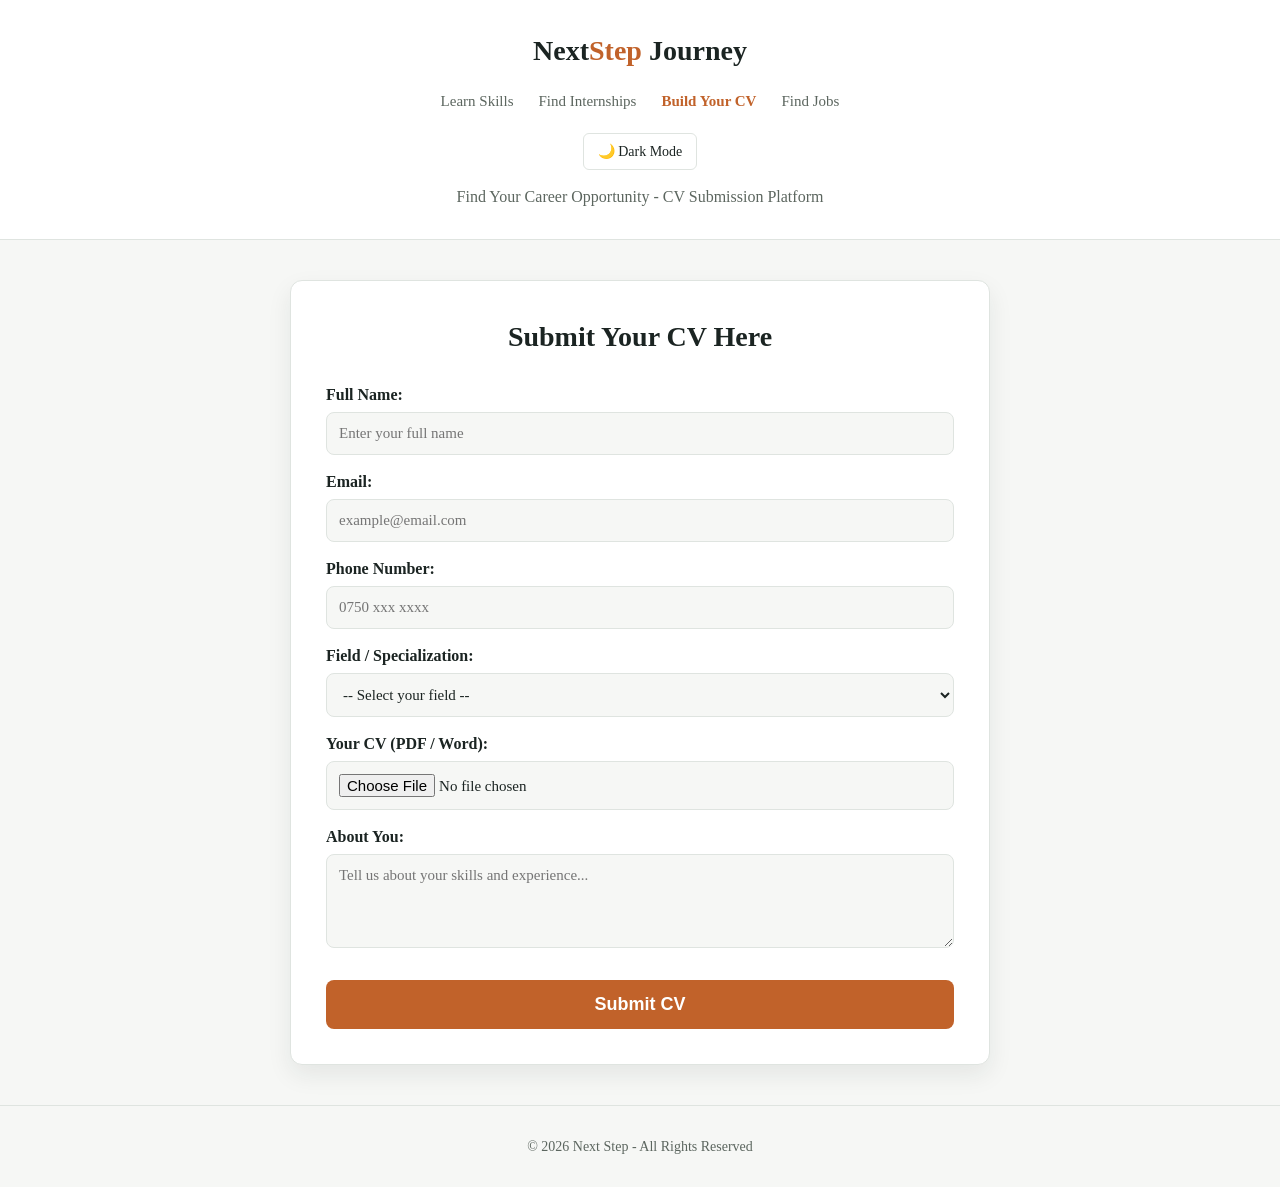
<file: cv.html>
<!DOCTYPE html>
<html lang="en" dir="ltr">
<head>
    <meta charset="UTF-8">
    <meta name="viewport" content="width=device-width, initial-scale=1.0, viewport-fit=cover">
    <title>Next Step - Submit Your CV</title>

    <style>
        * {
            margin: 0;
            padding: 0;
            box-sizing: border-box;
        }

        body {
            background-color: #f6f7f5;
            color: #1b2422;
            font-family: Georgia, serif;
            line-height: 1.5;
            transition: 0.3s;
        }

        a {
            text-decoration: none;
            color: inherit;
        }

        /* =========================
           HEADER
        ========================= */

        .header {
            background-color: white;
            border-bottom: 1px solid #dfe4e0;
            padding: 30px 20px;
            text-align: center;
            transition: 0.3s;
        }

        .logo {
            display: inline-block;
            font-family: Georgia, serif;
            font-size: 28px;
            font-weight: bold;
            color: #1b2422;
        }

        .logo span {
            color: #c1622a;
        }

        .header h1 {
            font-family: "Fraunces", Georgia, serif;
            font-size: 32px;
            letter-spacing: 2px;
            color: #1b2422;
        }

        .header h1 span {
            color: #c1622a;
        }

        .header p {
            margin-top: 15px;
            font-size: 16px;
            color: #5c665f;
        }

        .header nav {
            display: flex;
            justify-content: center;
            align-items: center;
            gap: 25px;
            margin-top: 18px;
            flex-wrap: wrap;
        }

        .header nav a {
            color: #5c665f;
            font-size: 15px;
            transition: 0.2s;
        }

        .header nav a:hover {
            color: #1b2422;
        }

        .header nav a.active {
            color: #c1622a;
            font-weight: bold;
        }

        /* =========================
           DARK MODE BUTTON
        ========================= */

        #darkModeBtn {
            margin-top: 20px;
            border: 1px solid #dfe4e0;
            background-color: transparent;
            color: #1b2422;
            padding: 9px 14px;
            border-radius: 6px;
            cursor: pointer;
            font-family: Georgia, serif;
            font-size: 14px;
            transition: 0.3s;
        }

        #darkModeBtn:hover {
            background-color: #f6f7f5;
        }

        /* =========================
           FORM CARD
        ========================= */

        .container {
            max-width: 700px;
            margin: 40px auto;
            background: white;
            padding: 35px;
            border-radius: 12px;
            border: 1px solid #dfe4e0;
            box-shadow: 0 10px 25px rgba(27, 36, 34, 0.08);
            transition: 0.3s;
        }

        h2 {
            text-align: center;
            font-family: "Fraunces", Georgia, serif;
            font-size: 28px;
            color: #1b2422;
            margin-bottom: 25px;
        }

        label {
            display: block;
            margin-top: 15px;
            margin-bottom: 5px;
            font-weight: bold;
            color: #1b2422;
        }

        input,
        select,
        textarea {
            width: 100%;
            padding: 12px;
            border: 1px solid #dfe4e0;
            border-radius: 8px;
            background-color: #f6f7f5;
            color: #1b2422;
            font-size: 15px;
            font-family: Georgia, serif;
            transition: 0.3s;
        }

        input:focus,
        select:focus,
        textarea:focus {
            outline: none;
            border-color: #c1622a;
        }

        /* =========================
           SUBMIT BUTTON
        ========================= */

        .btn {
            width: 100%;
            margin-top: 25px;
            padding: 14px;
            background-color: #c1622a;
            color: white;
            border: none;
            border-radius: 8px;
            font-size: 18px;
            font-weight: bold;
            cursor: pointer;
            transition: 0.3s;
        }

        .btn:hover {
            background-color: #9e4e20;
        }

        /* =========================
           FOOTER
        ========================= */

        .footer {
            text-align: center;
            padding: 30px 0;
            border-top: 1px solid #dfe4e0;
            color: #5c665f;
            font-size: 14px;
            transition: 0.3s;
        }

        /* =========================
           DARK MODE
        ========================= */

        body.dark-mode {
            background-color: #121816;
            color: #f1f3f2;
        }

        body.dark-mode .header {
            background-color: #18211e;
            border-color: #303a36;
        }

        body.dark-mode .logo {
            color: #f1f3f2;
        }

        body.dark-mode .header nav a {
            color: #b7c0bb;
        }

        body.dark-mode .header nav a:hover {
            color: #ffffff;
        }

        body.dark-mode .header nav a.active {
            color: #d8753d;
        }

        body.dark-mode .header p {
            color: #b7c0bb;
        }

        body.dark-mode #darkModeBtn {
            background-color: #29332f;
            color: #f1f3f2;
            border-color: #4a5550;
        }

        body.dark-mode #darkModeBtn:hover {
            background-color: #35413c;
        }

        body.dark-mode .container {
            background-color: #202b27;
            border-color: #39443f;
            box-shadow: 0 10px 25px rgba(0, 0, 0, 0.25);
        }

        body.dark-mode h2 {
            color: #f1f3f2;
        }

        body.dark-mode label {
            color: #f1f3f2;
        }

        body.dark-mode input,
        body.dark-mode select,
        body.dark-mode textarea {
            background-color: #29332f;
            color: #f1f3f2;
            border-color: #39443f;
        }

        body.dark-mode input::placeholder,
        body.dark-mode textarea::placeholder {
            color: #9da8a2;
        }

        body.dark-mode input:focus,
        body.dark-mode select:focus,
        body.dark-mode textarea:focus {
            border-color: #c1622a;
        }

        body.dark-mode .footer {
            border-color: #303a36;
            color: #b7c0bb;
        }

        /* =========================
           MOBILE
        ========================= */

        @media (max-width: 700px) {

            .header {
                padding: 25px 15px;
            }

            .header nav {
                gap: 15px;
            }

            .header nav a {
                font-size: 13px;
            }

            .container {
                margin: 25px 15px;
                padding: 25px 20px;
            }

            h2 {
                font-size: 24px;
            }
        }
    </style>
</head>

<body>

    <!-- =========================
         HEADER
    ========================= -->

    <div class="header">

        <a class="logo" href="index.html">
            Next<span>Step</span> Journey
        </a>

        <nav>
            <a href="skills.html">Learn Skills</a>
            <a href="internships.html">Find Internships</a>
            <a href="cv.html" class="active">Build Your CV</a>
            <a href="jobs.html">Find Jobs</a>
        </nav>

        <button id="darkModeBtn">🌙 Dark Mode</button>

        <p>Find Your Career Opportunity - CV Submission Platform</p>

    </div>


    <!-- =========================
         CV FORM
    ========================= -->

    <div class="container">

        <h2>Submit Your CV Here</h2>

        <form 
            action="https://formsubmit.co/danyabakrr@gmail.com" 
            method="POST" 
            enctype="multipart/form-data"
        >

            <input type="hidden" name="_captcha" value="false">
            <input type="hidden" name="_template" value="table">

            <label>Full Name:</label>
            <input 
                type="text" 
                name="fullname" 
                placeholder="Enter your full name" 
                required
            >

            <label>Email:</label>
            <input 
                type="email" 
                name="email" 
                placeholder="example@email.com" 
                required
            >

            <label>Phone Number:</label>
            <input 
                type="tel" 
                name="phone" 
                placeholder="0750 xxx xxxx" 
                required
            >

            <label>Field / Specialization:</label>

            <select name="field" required>

                <option value="">-- Select your field --</option>
                <option>IT & Computer</option>
                <option>Accounting</option>
                <option>Administration</option>
                <option>Engineering</option>
                <option>Teaching</option>
                <option>Other</option>

            </select>

            <label>Your CV (PDF / Word):</label>

            <input 
                type="file" 
                name="attachment" 
                accept=".pdf,.doc,.docx" 
                required
            >

            <label>About You:</label>

            <textarea 
                name="about" 
                rows="4" 
                placeholder="Tell us about your skills and experience..."
            ></textarea>

            <button type="submit" class="btn">
                Submit CV
            </button>

        </form>

    </div>


    <!-- =========================
         FOOTER
    ========================= -->

    <div class="footer">
        © 2026 Next Step - All Rights Reserved
    </div>


    <!-- =========================
         DARK MODE JAVASCRIPT
    ========================= -->

    <script>

        const darkModeBtn = document.getElementById("darkModeBtn");

        /* Check if dark mode was already selected */
        if (localStorage.getItem("darkMode") === "enabled") {

            document.body.classList.add("dark-mode");

            darkModeBtn.textContent = "☀️ Light Mode";
        }


        /* Dark mode button */
        darkModeBtn.addEventListener("click", function () {

            document.body.classList.toggle("dark-mode");

            if (document.body.classList.contains("dark-mode")) {

                localStorage.setItem("darkMode", "enabled");

                darkModeBtn.textContent = "☀️ Light Mode";

            } else {

                localStorage.setItem("darkMode", "disabled");

                darkModeBtn.textContent = "🌙 Dark Mode";
            }

        });

    </script>

</body>
</html>
</file>
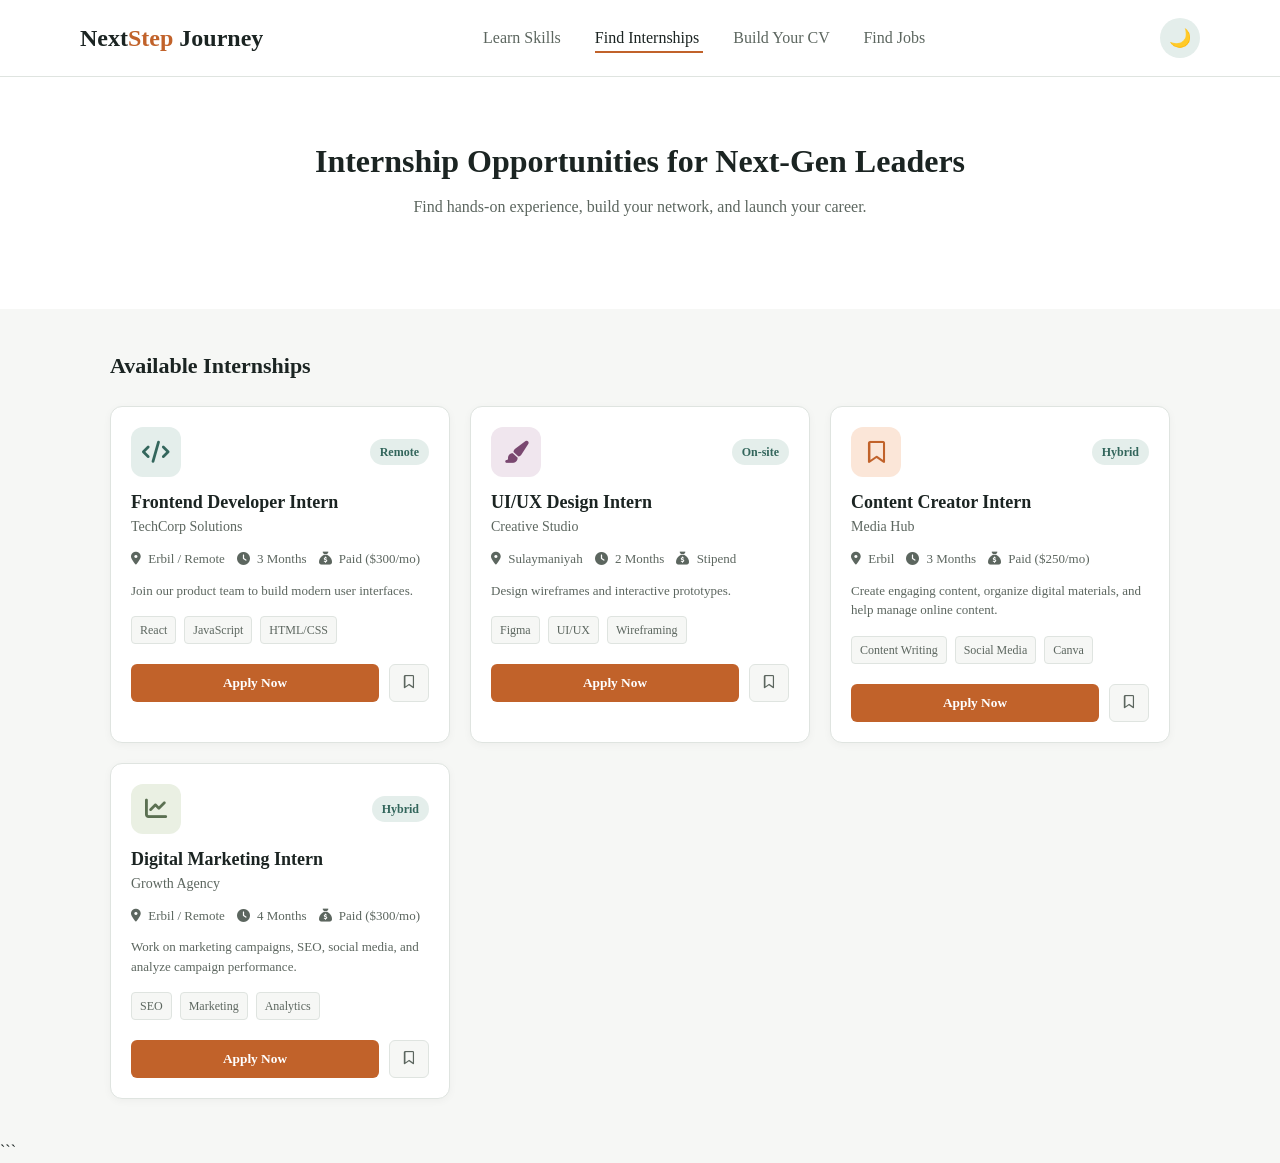
<file: internships.html>
<!DOCTYPE html>
<html lang="en">

<head>
<meta charset="UTF-8">
<meta name="viewport" content="width=device-width, initial-scale=1.0, viewport-fit=cover">

<title>NextStep - Find Internships</title>

<link rel="stylesheet"
      href="https://cdnjs.cloudflare.com/ajax/libs/font-awesome/6.4.0/css/all.min.css">

<style>

* {
  box-sizing: border-box;
  margin: 0;
  padding: 0;
  font-family: Georgia, serif;
}

body {
  background-color: #f6f7f5;
  color: #1b2422;
  line-height: 1.5;
  transition: background-color .3s, color .3s;
}


/* =========================
   NAVBAR
========================= */

.navbar {
  background-color: #fff;
  border-bottom: 1px solid #dfe4e0;
}

.navbar .container {
  width: 90%;
  max-width: 1120px;
  margin: auto;
  padding: 18px 0;
  display: flex;
  justify-content: space-between;
  align-items: center;
}

.logo {
  font-family: Georgia, serif;
  font-size: 24px;
  font-weight: bold;
  color: #1b2422;
  text-decoration: none;
}

.logo span {
  color: #c1622a;
}

.navbar nav a {
  margin: 0 15px;
  text-decoration: none;
  color: #5c665f;
  font-weight: 500;
  transition: .2s;
}

.navbar nav a:hover,
.navbar nav a.active {
  color: #1b2422;
  border-bottom: 2px solid #c1622a;
  padding-bottom: 5px;
}


/* =========================
   DARK MODE BUTTON
========================= */

#darkModeBtn {
  width: 40px;
  height: 40px;
  border: none;
  border-radius: 50%;
  background-color: #e4eeeb;
  color: #1b2422;
  font-size: 18px;
  cursor: pointer;
  margin-left: 15px;
  transition: .3s;
}

#darkModeBtn:hover {
  transform: scale(1.08);
}


/* =========================
   HERO
========================= */

.hero-section {
  text-align: center;
  padding: 60px 20px;
  background-color: #fff;
}

.hero-section h1 {
  font-family: "Fraunces", Georgia, serif;
  font-size: 32px;
  color: #1b2422;
  margin-bottom: 10px;
}

.hero-section p {
  color: #5c665f;
  margin-bottom: 30px;
}


/* =========================
   INTERNSHIPS
========================= */

.internships-section {
  max-width: 1100px;
  margin: 40px auto;
  padding: 0 20px;
}

.internships-section h2 {
  font-family: "Fraunces", Georgia, serif;
  font-size: 22px;
  margin-bottom: 24px;
  color: #1b2422;
}

.grid-container {
  display: grid;
  grid-template-columns: repeat(auto-fit, minmax(300px, 1fr));
  gap: 20px;
}


/* =========================
   CARDS
========================= */

.card {
  background: #fff;
  border-radius: 12px;
  padding: 20px;
  border: 1px solid #dfe4e0;
  box-shadow: 0 2px 8px rgba(27, 36, 34, .04);
  transition:
    transform .2s,
    box-shadow .2s,
    border-color .2s,
    background-color .3s;
}

.card:hover {
  transform: translateY(-4px);
  box-shadow: 0 10px 20px rgba(27, 36, 34, .08);
  border-color: #33665c;
}

.card-header {
  display: flex;
  justify-content: space-between;
  align-items: center;
  margin-bottom: 12px;
}


/* COMPANY LOGO */

.company-logo {
  width: 50px;
  height: 50px;
  border-radius: 12px;
  display: flex;
  align-items: center;
  justify-content: center;
  font-size: 22px;
}

.company-logo.blue {
  background-color: #e4eeeb;
  color: #33665c;
}

.company-logo.purple {
  background-color: #f0e6ee;
  color: #7a4870;
}

.company-logo.orange {
  background-color: #fbe6d8;
  color: #c1622a;
}

.company-logo.green {
  background-color: #eaf0e3;
  color: #5b7052;
}


/* BADGE */

.badge {
  background-color: #e4eeeb;
  color: #33665c;
  padding: 4px 10px;
  font-size: 12px;
  font-weight: 600;
  border-radius: 20px;
}


/* CARD TEXT */

.card h3 {
  font-family: "Fraunces", Georgia, serif;
  font-size: 18px;
  color: #1b2422;
}

.company-name {
  color: #5c665f;
  font-size: 14px;
  margin-bottom: 12px;
}

.details {
  display: flex;
  flex-wrap: wrap;
  gap: 12px;
  font-size: 13px;
  color: #5c665f;
  margin-bottom: 12px;
}

.details i {
  color: #5c665f;
  margin-right: 4px;
}

.description {
  font-size: 13px;
  color: #5c665f;
  line-height: 1.5;
  margin-bottom: 16px;
}


/* TAGS */

.tags {
  display: flex;
  flex-wrap: wrap;
  gap: 8px;
  margin-bottom: 20px;
}

.tags span {
  background-color: #f6f7f5;
  color: #5c665f;
  font-size: 12px;
  padding: 4px 8px;
  border-radius: 4px;
  border: 1px solid #dfe4e0;
}


/* BUTTONS */

.card-footer {
  display: flex;
  gap: 10px;
}

.btn-apply {
  flex: 1;
  background-color: #c1622a;
  color: #fff;
  border: none;
  padding: 10px;
  border-radius: 6px;
  font-weight: 600;
  cursor: pointer;
}

.btn-apply:hover {
  background-color: #9e4e20;
}

.btn-save {
  background-color: #f6f7f5;
  color: #5c665f;
  border: 1px solid #dfe4e0;
  padding: 10px 14px;
  border-radius: 6px;
  cursor: pointer;
}

.btn-save:hover {
  background-color: #eef0ee;
}

.btn-save.saved {
  background-color: #e4eeeb;
  color: #33665c;
  border-color: #33665c;
}


/* =========================
   DARK MODE
========================= */

body.dark-mode {
  background-color: #121212;
  color: #eeeeee;
}


/* NAVBAR */

body.dark-mode .navbar {
  background-color: #1e1e1e;
  border-color: #333;
}

body.dark-mode .logo {
  color: #ffffff;
}

body.dark-mode .navbar nav a {
  color: #cccccc;
}

body.dark-mode .navbar nav a:hover,
body.dark-mode .navbar nav a.active {
  color: #ffffff;
}

body.dark-mode #darkModeBtn {
  background-color: #333333;
  color: #ffffff;
}


/* HERO */

body.dark-mode .hero-section {
  background-color: #1a1a1a;
}

body.dark-mode .hero-section h1 {
  color: #ffffff;
}

body.dark-mode .hero-section p {
  color: #cccccc;
}


/* SECTION */

body.dark-mode .internships-section h2 {
  color: #ffffff;
}


/* CARDS */

body.dark-mode .card {
  background-color: #242424;
  border-color: #3a3a3a;
  box-shadow: 0 2px 8px rgba(0, 0, 0, .2);
}

body.dark-mode .card h3 {
  color: #ffffff;
}

body.dark-mode .company-name,
body.dark-mode .details,
body.dark-mode .description {
  color: #cccccc;
}

body.dark-mode .details i {
  color: #cccccc;
}


/* TAGS */

body.dark-mode .tags span {
  background-color: #333333;
  color: #cccccc;
  border-color: #444444;
}


/* SAVE BUTTON */

body.dark-mode .btn-save {
  background-color: #333333;
  color: #cccccc;
  border-color: #444444;
}

body.dark-mode .btn-save:hover {
  background-color: #444444;
}

body.dark-mode .btn-save.saved {
  background-color: #30453f;
  color: #9ed1c3;
  border-color: #33665c;
}


/* COMPANY LOGOS */

body.dark-mode .company-logo.blue {
  background-color: #30453f;
}

body.dark-mode .company-logo.purple {
  background-color: #3d2d3b;
}

body.dark-mode .company-logo.orange {
  background-color: #4a3022;
}

body.dark-mode .company-logo.green {
  background-color: #303b2c;
}


/* BADGE */

body.dark-mode .badge {
  background-color: #30453f;
  color: #a9d5c8;
}


/* RESPONSIVE */

@media (max-width: 768px) {

  .search-box {
    flex-direction: column;
  }

  .navbar nav {
    display: none;
  }

  #darkModeBtn {
    margin-left: 0;
  }

}

</style>
</head>


<body>


<!-- =========================
     NAVBAR
========================= -->

<header class="navbar">

  <div class="container">

    <a class="logo" href="index.html">
      Next<span>Step</span> Journey
    </a>

    <nav>

      <a href="skills.html">
        Learn Skills
      </a>

      <a href="internships.html" class="active">
        Find Internships
      </a>

      <a href="cv.html">
        Build Your CV
      </a>

      <a href="jobs.html">
        Find Jobs
      </a>

    </nav>

    <!-- DARK MODE -->
    <button id="darkModeBtn">
      🌙
    </button>

  </div>

</header>


<!-- =========================
     HERO
========================= -->

<section class="hero-section">

  <h1>
    Internship Opportunities for Next-Gen Leaders
  </h1>

  <p>
    Find hands-on experience, build your network, and launch your career.
  </p>

</section>


<!-- =========================
     INTERNSHIPS
========================= -->

<section class="internships-section">

  <h2>
    Available Internships
  </h2>

  <div
    class="grid-container"
    id="internship-list">
  </div>

</section>


<script>


// =========================
// DARK MODE
// =========================

const darkModeBtn =
  document.getElementById("darkModeBtn");


darkModeBtn.addEventListener("click", function () {

  document.body.classList.toggle("dark-mode");


  if (
    document.body.classList.contains("dark-mode")
  ) {

    darkModeBtn.textContent = "☀️";

  } else {

    darkModeBtn.textContent = "🌙";

  }

});



// =========================
// INTERNSHIP DATA
// =========================

const internships = [

  {
    title: "Frontend Developer Intern",
    company: "TechCorp Solutions",
    location: "Erbil / Remote",
    duration: "3 Months",
    salary: "Paid ($300/mo)",
    type: "Remote",
    logoo: "fa-solid fa-code",
    logoColor: "blue",
    description:
      "Join our product team to build modern user interfaces.",
    tags: [
      "React",
      "JavaScript",
      "HTML/CSS"
    ]
  },


  {
    title: "UI/UX Design Intern",
    company: "Creative Studio",
    location: "Sulaymaniyah",
    duration: "2 Months",
    salary: "Stipend",
    type: "On-site",
    logoo: "fa-solid fa-paint-brush",
    logoColor: "purple",
    description:
      "Design wireframes and interactive prototypes.",
    tags: [
      "Figma",
      "UI/UX",
      "Wireframing"
    ]
  },


  {
    title: "Content Creator Intern",
    company: "Media Hub",
    location: "Erbil",
    duration: "3 Months",
    salary: "Paid ($250/mo)",
    type: "Hybrid",
    logoo: "fa-regular fa-bookmark",
    logoColor: "orange",
    description:
      "Create engaging content, organize digital materials, and help manage online content.",
    tags: [
      "Content Writing",
      "Social Media",
      "Canva"
    ]
  },


  {
    title: "Digital Marketing Intern",
    company: "Growth Agency",
    location: "Erbil / Remote",
    duration: "4 Months",
    salary: "Paid ($300/mo)",
    type: "Hybrid",
    logoo: "fa-solid fa-chart-line",
    logoColor: "green",
    description:
      "Work on marketing campaigns, SEO, social media, and analyze campaign performance.",
    tags: [
      "SEO",
      "Marketing",
      "Analytics"
    ]
  }

];



// =========================
// RENDER INTERNSHIP CARDS
// =========================

const list =
  document.getElementById("internship-list");


function renderInternships() {

  let cardsHTML = "";


  internships.forEach(function (job) {

    let tagsHTML = "";


    job.tags.forEach(function (tag) {

      tagsHTML += `
        <span>${tag}</span>
      `;

    });


    cardsHTML += `

      <div class="card">

        <div class="card-header">

          <div class="company-logo ${job.logoColor}">

            <i class="${job.logoo}"></i>

          </div>

          <span class="badge">
            ${job.type}
          </span>

        </div>


        <h3>
          ${job.title}
        </h3>


        <p class="company-name">
          ${job.company}
        </p>


        <div class="details">

          <span>
            <i class="fa-solid fa-location-dot"></i>
            ${job.location}
          </span>

          <span>
            <i class="fa-solid fa-clock"></i>
            ${job.duration}
          </span>

          <span>
            <i class="fa-solid fa-sack-dollar"></i>
            ${job.salary}
          </span>

        </div>


        <p class="description">
          ${job.description}
        </p>


        <div class="tags">
          ${tagsHTML}
        </div>


        <div class="card-footer">

          <button class="btn-apply">
            Apply Now
          </button>

          <button class="btn-save">

            <i class="fa-regular fa-bookmark"></i>

          </button>

        </div>

      </div>

    `;

  });


  list.innerHTML = cardsHTML;



  // APPLY BUTTON

  document
    .querySelectorAll(".btn-apply")
    .forEach(function (button) {

      button.addEventListener("click", function () {

        alert(
          "Application feature can be connected to your backend later."
        );

      });

    });



  // SAVE BUTTON

  document
    .querySelectorAll(".btn-save")
    .forEach(function (button) {

      button.addEventListener("click", function () {

        button.classList.toggle("saved");

      });

    });

}


renderInternships();

</script>


</body>
</html>
```
</file>
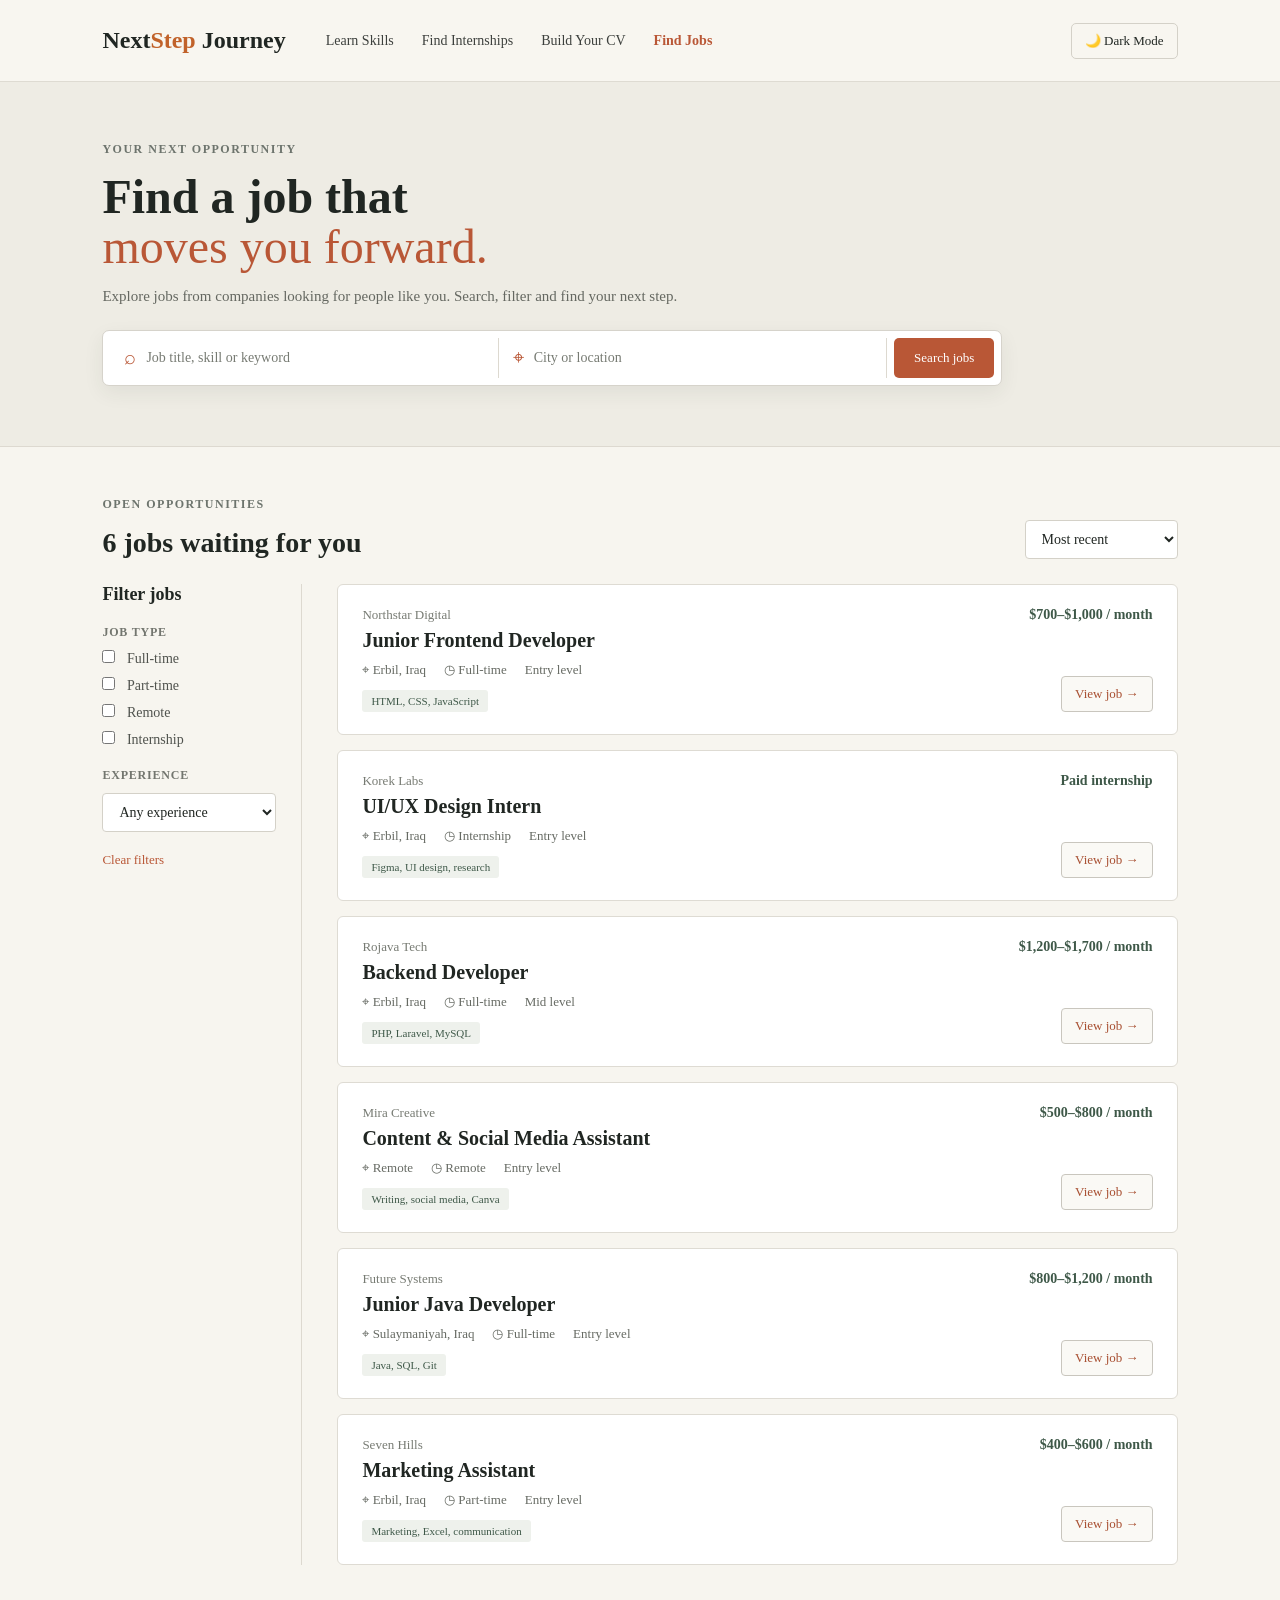
<file: jobs.html>
<!DOCTYPE html>
<html lang="en">
<head>
<meta charset="UTF-8">
<meta name="viewport" content="width=device-width, initial-scale=1.0">
<title>NextStep - Find Jobs</title>

<style>

/* =========================
   GENERAL
========================= */

* {
    box-sizing: border-box;
    margin: 0;
    padding: 0;
}

body {
    font-family: Georgia, "Times New Roman", serif;
    color: #202622;
    background: #f7f5ef;
    transition: 0.3s;
}

a {
    text-decoration: none;
}


/* =========================
   NAVBAR
========================= */

.navbar {
    min-height: 82px;
    border-bottom: 1px solid #dedbd2;
    display: flex;
    align-items: center;
    padding: 0 8vw;
    gap: 40px;
    background: #f8f6f0;
    transition: 0.3s;
}

.logo {
    font-family: Georgia, serif;
    font-size: 24px;
    font-weight: bold;
    color: #202622;
}

.logo span {
    color: #c1622a;
}

.navbar nav {
    display: flex;
    gap: 28px;
}

.navbar nav a {
    color: #3d403d;
    text-decoration: none;
    font-size: 14px;
    transition: 0.2s;
}

.navbar nav a:hover {
    color: #b95736;
}

.navbar nav a.active {
    color: #b95736;
    font-weight: bold;
}


/* =========================
   DARK MODE BUTTON
========================= */

#darkModeBtn {
    margin-left: auto;
    border: 1px solid #d4d1c8;
    background: transparent;
    color: #202622;
    border-radius: 5px;
    padding: 9px 13px;
    font: 13px Georgia;
    cursor: pointer;
    transition: 0.3s;
}

#darkModeBtn:hover {
    background: #eeece4;
}


/* =========================
   HERO
========================= */

.jobs-hero {
    padding: 60px 8vw;
    background: #eeece4;
    border-bottom: 1px solid #ddd9d0;
    transition: 0.3s;
}

.eyebrow {
    font-size: 12px;
    letter-spacing: 1.5px;
    color: #6d746d;
    font-weight: bold;
    margin-bottom: 15px;
}

.jobs-hero h1 {
    font-size: 48px;
    line-height: 1.05;
    margin-bottom: 15px;
}

.jobs-hero h1 em {
    font-weight: normal;
    font-style: normal;
    color: #b95736;
}

.hero-text {
    font-size: 15px;
    color: #656861;
    max-width: 590px;
    margin-bottom: 25px;
}


/* =========================
   SEARCH
========================= */

.search-box {
    display: flex;
    max-width: 900px;
    background: white;
    border: 1px solid #d6d3cb;
    border-radius: 7px;
    padding: 7px;
    box-shadow: 0 7px 20px #25372a12;
    transition: 0.3s;
}

.search-field {
    display: flex;
    align-items: center;
    gap: 10px;
    padding: 7px 14px;
    flex: 1;
    border-right: 1px solid #ddd9d0;
}

.search-field span {
    font-family: Arial;
    font-size: 20px;
    color: #b95736;
}

.search-field input {
    border: 0;
    outline: 0;
    width: 100%;
    font: 14px Georgia;
    background: transparent;
    color: #202622;
}

.search-field input::placeholder {
    color: #777b73;
}

.search-box button {
    margin-left: 7px;
    border: 0;
    background: #b95736;
    color: white;
    border-radius: 5px;
    padding: 12px 20px;
    font: 13px Georgia;
    cursor: pointer;
}

.search-box button:hover {
    background: #9e4e20;
}


/* =========================
   JOB SECTION
========================= */

.jobs-section {
    padding: 50px 8vw 70px;
}

.section-top {
    display: flex;
    justify-content: space-between;
    align-items: end;
    margin-bottom: 25px;
}

.section-top h2 {
    font-size: 28px;
}

select {
    border: 1px solid #d4d1c8;
    background: white;
    color: #202622;
    border-radius: 4px;
    padding: 10px 12px;
    font: 14px Georgia;
}


/* =========================
   JOB LAYOUT
========================= */

.jobs-layout {
    display: grid;
    grid-template-columns: 200px 1fr;
    gap: 35px;
}

.filters {
    border-right: 1px solid #ddd9d0;
    padding-right: 25px;
}

.filters h3 {
    font-size: 18px;
    margin-bottom: 20px;
}

.filters label:not(.check) {
    display: block;
    font-size: 12px;
    letter-spacing: .8px;
    text-transform: uppercase;
    font-weight: bold;
    color: #73766f;
    margin: 20px 0 10px;
}

.check {
    display: block;
    font-size: 14px;
    margin: 10px 0;
    color: #50534e;
}

.check input {
    accent-color: #b95736;
    margin-right: 8px;
}

.filters select {
    width: 100%;
}

.clear {
    border: 0;
    background: none;
    color: #b95736;
    margin-top: 20px;
    padding: 0;
    font: 13px Georgia;
    cursor: pointer;
}


/* =========================
   JOB CARDS
========================= */

.job-list {
    display: grid;
    gap: 15px;
}

.job-card {
    background: white;
    border: 1px solid #dedbd3;
    border-radius: 6px;
    padding: 22px 24px;
    display: grid;
    grid-template-columns: 1fr auto;
    gap: 15px;
    transition: 0.2s;
}

.job-card:hover {
    transform: translateY(-2px);
    box-shadow: 0 8px 20px #26382c12;
}

.company {
    font-size: 13px;
    color: #777b73;
    margin-bottom: 6px;
}

.job-card h3 {
    font-size: 20px;
    margin-bottom: 10px;
}

.meta {
    display: flex;
    flex-wrap: wrap;
    gap: 8px 18px;
    color: #666a63;
    font-size: 13px;
}

.tag {
    display: inline-block;
    margin-top: 12px;
    padding: 5px 9px;
    background: #eef1ec;
    color: #3e5848;
    border-radius: 3px;
    font-size: 11px;
}

.job-side {
    text-align: right;
    display: flex;
    flex-direction: column;
    justify-content: space-between;
    align-items: end;
}

.salary {
    font-size: 14px;
    color: #3e5848;
    font-weight: bold;
}

.view-btn {
    border: 1px solid #c9c6be;
    background: #faf9f5;
    border-radius: 4px;
    padding: 9px 13px;
    color: #a84f31;
    font: 13px Georgia;
    cursor: pointer;
}

.view-btn:hover {
    background: #eeece4;
}


/* =========================
   EMPTY RESULT
========================= */

.empty {
    text-align: center;
    padding: 50px;
    color: #777;
    background: white;
    border: 1px dashed #ccc;
}


/* =========================
   MODAL
========================= */

.modal {
    display: none;
    position: fixed;
    inset: 0;
    background: #18231dcc;
    align-items: center;
    justify-content: center;
    padding: 20px;
}

.modal.show {
    display: flex;
}

.modal-card {
    background: #f9f7f1;
    color: #202622;
    max-width: 600px;
    width: 100%;
    max-height: 85vh;
    overflow: auto;
    padding: 35px;
    border-radius: 7px;
    position: relative;
}

.close {
    position: absolute;
    right: 18px;
    top: 12px;
    border: 0;
    background: none;
    font-size: 26px;
    color: #555;
    cursor: pointer;
}

.modal-card h2 {
    font-size: 28px;
    margin: 8px 0;
}

.modal-card h4 {
    margin: 20px 0 6px;
    color: #b95736;
}

.modal-card p {
    line-height: 1.6;
    color: #555;
}

.apply {
    margin-top: 20px;
    border: 0;
    background: #b95736;
    color: white;
    padding: 12px 22px;
    border-radius: 4px;
    font: 13px Georgia;
    cursor: pointer;
}

.apply:hover {
    background: #9e4e20;
}


/* =========================
   DARK MODE
========================= */

body.dark-mode {
    background: #121816;
    color: #f1f3f2;
}

body.dark-mode .navbar {
    background: #18211e;
    border-color: #303a36;
}

body.dark-mode .logo {
    color: #f1f3f2;
}

body.dark-mode .navbar nav a {
    color: #b7c0bb;
}

body.dark-mode .navbar nav a:hover {
    color: #ffffff;
}

body.dark-mode .navbar nav a.active {
    color: #d8753d;
}

body.dark-mode #darkModeBtn {
    background: #29332f;
    color: #f1f3f2;
    border-color: #4a5550;
}

body.dark-mode #darkModeBtn:hover {
    background: #35413c;
}

body.dark-mode .jobs-hero {
    background: #18211e;
    border-color: #303a36;
}

body.dark-mode .eyebrow {
    color: #aab5af;
}

body.dark-mode .hero-text {
    color: #b7c0bb;
}

body.dark-mode .jobs-section {
    background: #121816;
}

body.dark-mode .section-top h2 {
    color: #f1f3f2;
}

body.dark-mode select {
    background: #29332f;
    color: #f1f3f2;
    border-color: #39443f;
}

body.dark-mode .search-box {
    background: #202b27;
    border-color: #39443f;
}

body.dark-mode .search-field {
    border-color: #39443f;
}

body.dark-mode .search-field input {
    color: #f1f3f2;
}

body.dark-mode .search-field input::placeholder {
    color: #9da8a2;
}

body.dark-mode .filters {
    border-color: #39443f;
}

body.dark-mode .filters label:not(.check) {
    color: #aab5af;
}

body.dark-mode .check {
    color: #b7c0bb;
}

body.dark-mode .job-card {
    background: #202b27;
    border-color: #39443f;
}

body.dark-mode .company {
    color: #aab5af;
}

body.dark-mode .job-card h3 {
    color: #f1f3f2;
}

body.dark-mode .meta {
    color: #b7c0bb;
}

body.dark-mode .tag {
    background: #293b35;
    color: #b9d0c5;
}

body.dark-mode .salary {
    color: #b9d0c5;
}

body.dark-mode .view-btn {
    background: #29332f;
    color: #d8753d;
    border-color: #4a5550;
}

body.dark-mode .view-btn:hover {
    background: #35413c;
}

body.dark-mode .empty {
    background: #202b27;
    color: #b7c0bb;
    border-color: #4a5550;
}

body.dark-mode .modal-card {
    background: #202b27;
    color: #f1f3f2;
}

body.dark-mode .modal-card p {
    color: #b7c0bb;
}

body.dark-mode .close {
    color: #b7c0bb;
}


/* =========================
   RESPONSIVE
========================= */

@media (max-width: 800px) {

    .navbar {
        padding: 20px;
        flex-wrap: wrap;
        justify-content: center;
        gap: 15px;
    }

    .navbar nav {
        display: none;
    }

    #darkModeBtn {
        margin-left: 0;
    }

    .jobs-layout {
        grid-template-columns: 1fr;
    }

    .filters {
        border-right: 0;
        border-bottom: 1px solid #ddd;
        padding: 0 0 20px;
    }

    .search-box {
        flex-direction: column;
    }

    .search-field {
        border-right: 0;
        border-bottom: 1px solid #ddd;
    }

    .search-box button {
        margin-left: 0;
    }

    .jobs-hero h1 {
        font-size: 38px;
    }
}


@media (max-width: 550px) {

    .section-top {
        display: block;
    }

    .section-top select {
        margin-top: 15px;
    }

    .job-card {
        grid-template-columns: 1fr;
    }

    .job-side {
        align-items: start;
        text-align: left;
        gap: 15px;
    }

    .jobs-hero h1 {
        font-size: 32px;
    }

    .jobs-hero {
        padding: 40px 20px;
    }

    .jobs-section {
        padding: 40px 20px 60px;
    }
}

</style>
</head>


<body>

<!-- =========================
     NAVBAR
========================= -->

<header class="navbar">

    <a class="logo" href="index.html">
        Next<span>Step</span> Journey
    </a>

    <nav>
        <a href="skills.html">Learn Skills</a>
        <a href="internships.html">Find Internships</a>
        <a href="cv.html">Build Your CV</a>
        <a href="jobs.html" class="active">Find Jobs</a>
    </nav>

    <button id="darkModeBtn">🌙 Dark Mode</button>

</header>


<!-- =========================
     MAIN
========================= -->

<main>

    <!-- HERO -->

    <section class="jobs-hero">

        <p class="eyebrow">YOUR NEXT OPPORTUNITY</p>

        <h1>
            Find a job that<br>
            <em>moves you forward.</em>
        </h1>

        <p class="hero-text">
            Explore jobs from companies looking for people like you.
            Search, filter and find your next step.
        </p>

        <div class="search-box">

            <div class="search-field">
                <span>⌕</span>
                <input
                    type="text"
                    id="searchInput"
                    placeholder="Job title, skill or keyword"
                >
            </div>

            <div class="search-field">
                <span>⌖</span>
                <input
                    type="text"
                    id="locationInput"
                    placeholder="City or location"
                >
            </div>

            <button id="searchBtn">
                Search jobs
            </button>

        </div>

    </section>


    <!-- JOBS -->

    <section class="jobs-section">

        <div class="section-top">

            <div>

                <p class="eyebrow">
                    OPEN OPPORTUNITIES
                </p>

                <h2>
                    <span id="jobCount">0</span>
                    jobs waiting for you
                </h2>

            </div>

            <select id="sortSelect">

                <option value="recent">
                    Most recent
                </option>

                <option value="salary">
                    Salary: high to low
                </option>

            </select>

        </div>


        <div class="jobs-layout">

            <!-- FILTERS -->

            <aside class="filters">

                <h3>Filter jobs</h3>

                <label>Job type</label>

                <label class="check">
                    <input
                        type="checkbox"
                        value="Full-time"
                        class="type-filter"
                    >
                    Full-time
                </label>

                <label class="check">
                    <input
                        type="checkbox"
                        value="Part-time"
                        class="type-filter"
                    >
                    Part-time
                </label>

                <label class="check">
                    <input
                        type="checkbox"
                        value="Remote"
                        class="type-filter"
                    >
                    Remote
                </label>

                <label class="check">
                    <input
                        type="checkbox"
                        value="Internship"
                        class="type-filter"
                    >
                    Internship
                </label>


                <label>Experience</label>

                <select id="experienceFilter">

                    <option value="all">
                        Any experience
                    </option>

                    <option value="Entry level">
                        Entry level
                    </option>

                    <option value="Mid level">
                        Mid level
                    </option>

                </select>


                <button id="clearFilters" class="clear">
                    Clear filters
                </button>

            </aside>


            <!-- JOB LIST -->

            <section
                class="job-list"
                id="jobList"
            ></section>

        </div>

    </section>

</main>


<!-- =========================
     JOB MODAL
========================= -->

<div class="modal" id="jobModal">

    <div class="modal-card">

        <button
            class="close"
            id="closeModal"
        >
            &times;
        </button>

        <div id="modalContent"></div>

    </div>

</div>


<!-- =========================
     JAVASCRIPT
========================= -->

<script>

const jobs = [

    {
        title: "Junior Frontend Developer",
        company: "Northstar Digital",
        location: "Erbil, Iraq",
        type: "Full-time",
        experience: "Entry level",
        salary: "$700–$1,000 / month",
        description: "Build responsive interfaces and work with the product team to create simple, useful web experiences.",
        skills: "HTML, CSS, JavaScript"
    },

    {
        title: "UI/UX Design Intern",
        company: "Korek Labs",
        location: "Erbil, Iraq",
        type: "Internship",
        experience: "Entry level",
        salary: "Paid internship",
        description: "Support designers with wireframes, prototypes and user research for digital products.",
        skills: "Figma, UI design, research"
    },

    {
        title: "Backend Developer",
        company: "Rojava Tech",
        location: "Erbil, Iraq",
        type: "Full-time",
        experience: "Mid level",
        salary: "$1,200–$1,700 / month",
        description: "Develop APIs and database services while collaborating with frontend developers.",
        skills: "PHP, Laravel, MySQL"
    },

    {
        title: "Content & Social Media Assistant",
        company: "Mira Creative",
        location: "Remote",
        type: "Remote",
        experience: "Entry level",
        salary: "$500–$800 / month",
        description: "Create content, organize social media posts and help grow a young creative brand.",
        skills: "Writing, social media, Canva"
    },

    {
        title: "Junior Java Developer",
        company: "Future Systems",
        location: "Sulaymaniyah, Iraq",
        type: "Full-time",
        experience: "Entry level",
        salary: "$800–$1,200 / month",
        description: "Work with the development team to maintain Java applications and learn modern backend practices.",
        skills: "Java, SQL, Git"
    },

    {
        title: "Marketing Assistant",
        company: "Seven Hills",
        location: "Erbil, Iraq",
        type: "Part-time",
        experience: "Entry level",
        salary: "$400–$600 / month",
        description: "Help the marketing team with campaigns, research and day-to-day communication.",
        skills: "Marketing, Excel, communication"
    }

];


const list = document.getElementById("jobList");

const count = document.getElementById("jobCount");

const search = document.getElementById("searchInput");

const locationInput = document.getElementById("locationInput");

const experience = document.getElementById("experienceFilter");

const sort = document.getElementById("sortSelect");

const modal = document.getElementById("jobModal");

const modalContent = document.getElementById("modalContent");



/* =========================
   RENDER JOBS
========================= */

function renderJobs() {

    const term =
        search.value.toLowerCase().trim();

    const location =
        locationInput.value.toLowerCase().trim();


    const selectedTypes =
        [...document.querySelectorAll(".type-filter:checked")]
        .map(i => i.value);


    let result = jobs.filter(job => {

        const jobText =
            `${job.title} ${job.company} ${job.skills}`
            .toLowerCase();

        const jobLocation =
            job.location.toLowerCase();


        const matchesSearch =
            !term || jobText.includes(term);

        const matchesLocation =
            !location || jobLocation.includes(location);

        const matchesType =
            selectedTypes.length === 0 ||
            selectedTypes.includes(job.type);

        const matchesExperience =
            experience.value === "all" ||
            job.experience === experience.value;


        return (
            matchesSearch &&
            matchesLocation &&
            matchesType &&
            matchesExperience
        );

    });


    /* Sort by salary */

    if (sort.value === "salary") {

        result.sort(
            (a, b) =>
            b.salary.length - a.salary.length
        );

    }


    count.textContent = result.length;


    /* No jobs */

    if (result.length === 0) {

        list.innerHTML = `
            <div class="empty">
                <h3>No jobs found</h3>
                <p>
                    Try changing your search or filters.
                </p>
            </div>
        `;

        return;
    }


    /* Show jobs */

    list.innerHTML = result.map(job => {

        const index = jobs.indexOf(job);

        return `

            <article class="job-card">

                <div>

                    <p class="company">
                        ${job.company}
                    </p>

                    <h3>
                        ${job.title}
                    </h3>

                    <div class="meta">

                        <span>
                            ⌖ ${job.location}
                        </span>

                        <span>
                            ◷ ${job.type}
                        </span>

                        <span>
                            ${job.experience}
                        </span>

                    </div>

                    <span class="tag">
                        ${job.skills}
                    </span>

                </div>


                <div class="job-side">

                    <span class="salary">
                        ${job.salary}
                    </span>

                    <button
                        class="view-btn"
                        onclick="showJob(${index})"
                    >
                        View job →
                    </button>

                </div>

            </article>

        `;

    }).join("");

}



/* =========================
   SHOW JOB
========================= */

function showJob(index) {

    const job = jobs[index];

    modalContent.innerHTML = `

        <p class="eyebrow">
            ${job.company}
        </p>

        <h2>
            ${job.title}
        </h2>

        <p>
            ${job.location} ·
            ${job.type} ·
            ${job.experience}
        </p>

        <h4>
            About the role
        </h4>

        <p>
            ${job.description}
        </p>

        <h4>
            Skills
        </h4>

        <p>
            ${job.skills}
        </p>

        <button
            class="apply"
            onclick="applyJob()"
        >
            Apply now
        </button>

    `;

    modal.classList.add("show");

}



/* =========================
   APPLY
========================= */

function applyJob() {

    alert(
        "Application feature can be connected to your backend later."
    );

}



/* =========================
   CLOSE MODAL
========================= */

document.getElementById("closeModal").onclick =
    () => modal.classList.remove("show");


modal.onclick = (e) => {

    if (e.target === modal) {
        modal.classList.remove("show");
    }

};



/* =========================
   SEARCH
========================= */

document.getElementById("searchBtn").onclick =
    renderJobs;



/* =========================
   CLEAR FILTERS
========================= */

document.getElementById("clearFilters").onclick = () => {

    search.value = "";

    locationInput.value = "";

    experience.value = "all";

    document
        .querySelectorAll(".type-filter")
        .forEach(i => i.checked = false);

    renderJobs();

};



/* =========================
   LIVE FILTERS
========================= */

search.addEventListener(
    "input",
    renderJobs
);

locationInput.addEventListener(
    "input",
    renderJobs
);

experience.addEventListener(
    "input",
    renderJobs
);

sort.addEventListener(
    "input",
    renderJobs
);


document
    .querySelectorAll(".type-filter")
    .forEach(i =>
        i.addEventListener(
            "change",
            renderJobs
        )
    );



/* =========================
   DARK MODE
========================= */

const darkModeBtn =
    document.getElementById("darkModeBtn");


/* Check saved dark mode */

if (
    localStorage.getItem("darkMode")
    === "enabled"
) {

    document.body.classList.add("dark-mode");

    darkModeBtn.textContent =
        "☀️ Light Mode";

}



/* Dark mode button */

darkModeBtn.addEventListener(
    "click",
    function () {

        document.body.classList.toggle(
            "dark-mode"
        );


        if (
            document.body.classList.contains(
                "dark-mode"
            )
        ) {

            localStorage.setItem(
                "darkMode",
                "enabled"
            );

            darkModeBtn.textContent =
                "☀️ Light Mode";

        } else {

            localStorage.setItem(
                "darkMode",
                "disabled"
            );

            darkModeBtn.textContent =
                "🌙 Dark Mode";

        }

    }
);



/* =========================
   START
========================= */

renderJobs();

</script>

</body>
</html>
</file>
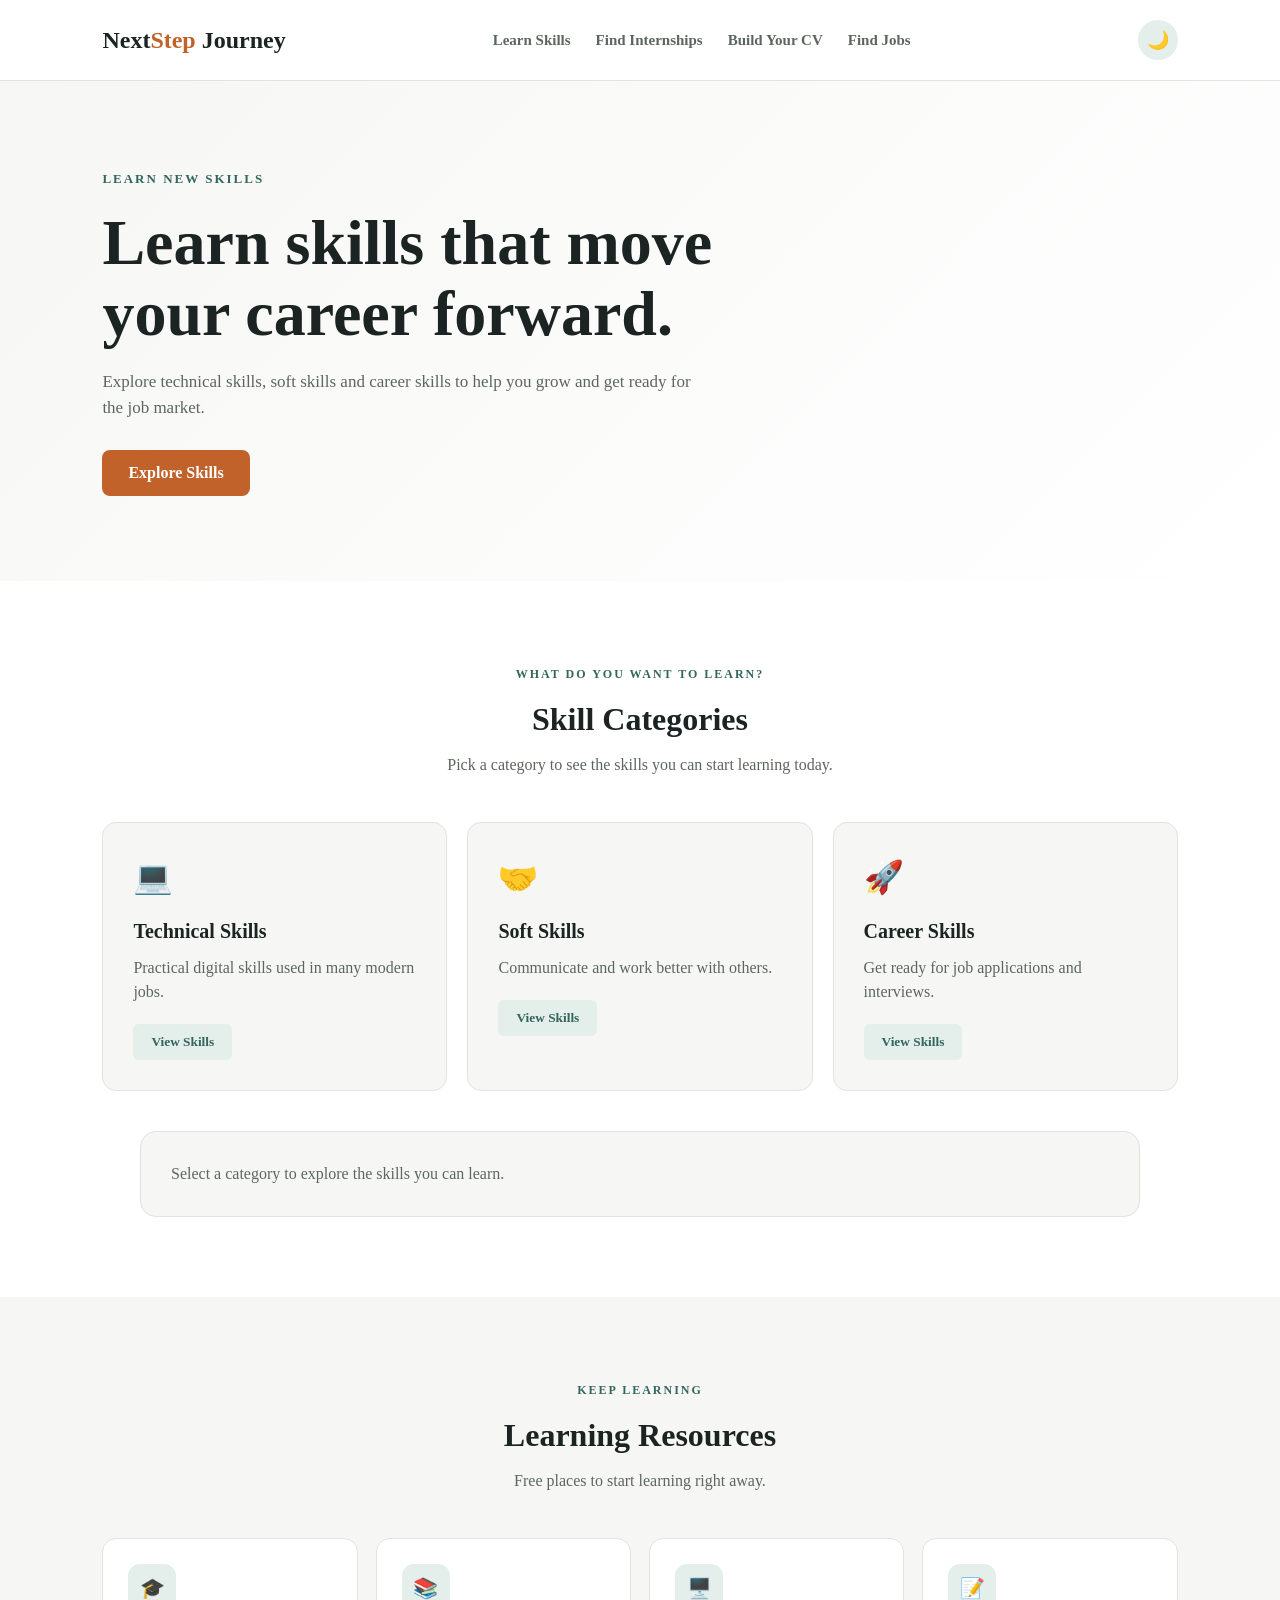
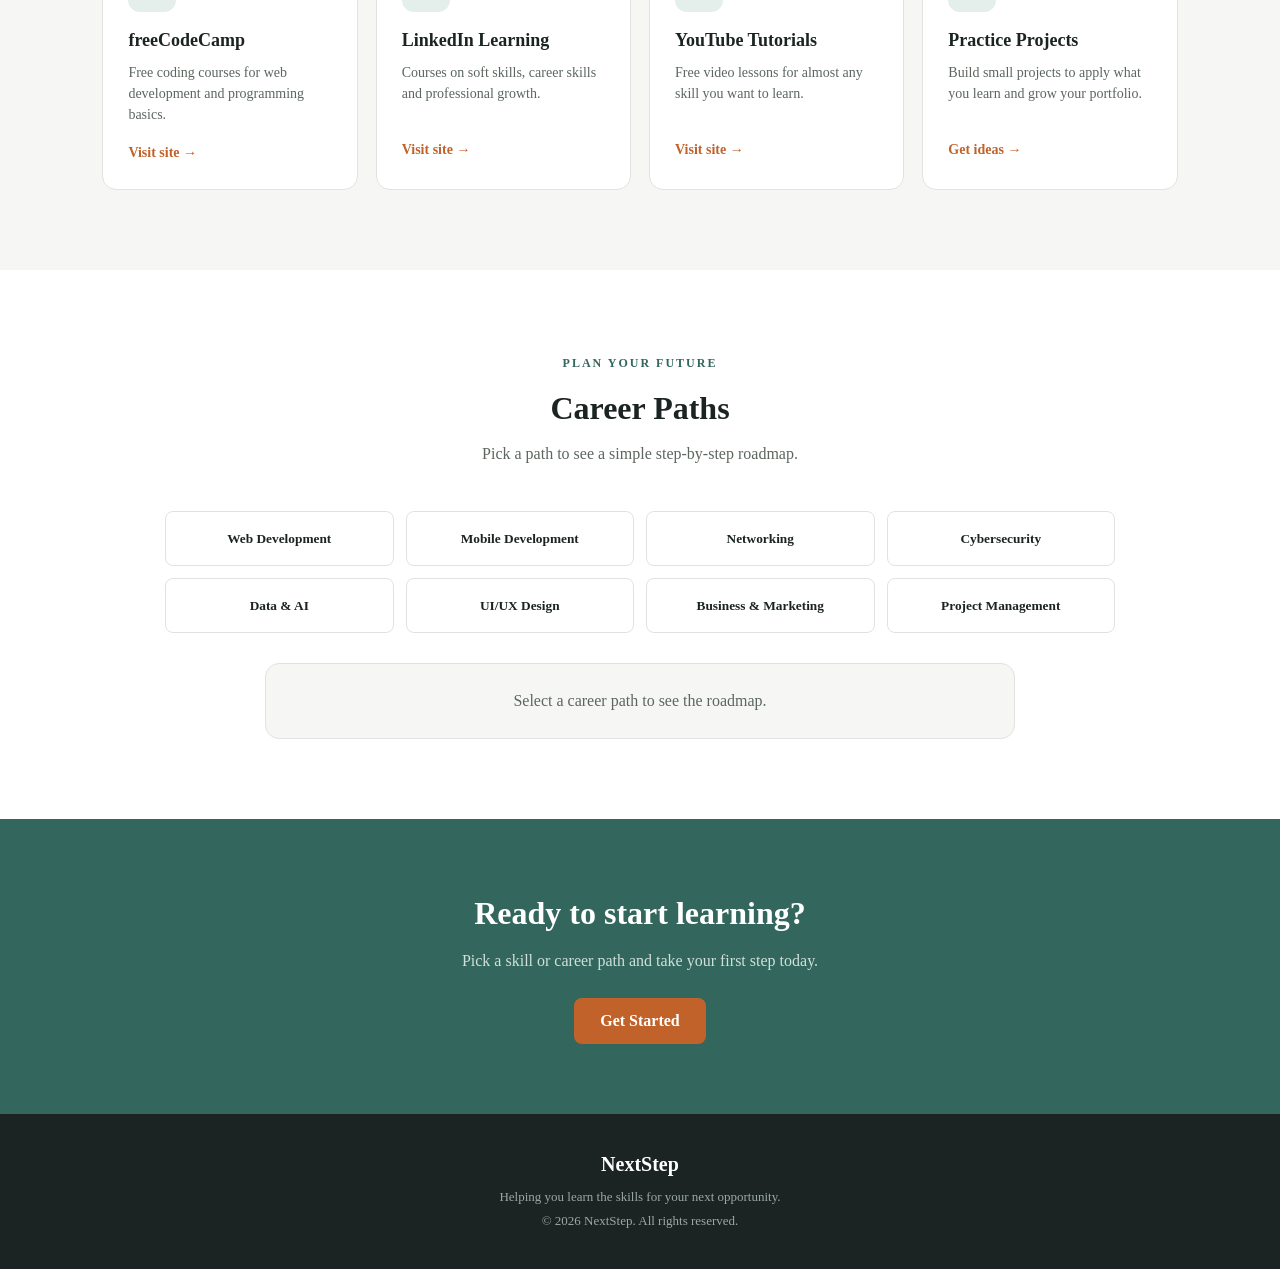
<file: skills.html>
<!DOCTYPE html>
<html lang="en">
<head>
<meta charset="UTF-8">
<meta name="viewport" content="width=device-width, initial-scale=1.0, viewport-fit=cover">
<title>NextStep - Find Skills</title>

<style>
* { margin: 0; padding: 0; box-sizing: border-box; }
html { scroll-behavior: smooth; }

body {
  font-family: Georgia, serif;
  background: #f6f7f5;
  color: #1b2422;
  line-height: 1.5;
  transition: background-color .3s, color .3s;
}

a { text-decoration: none; color: inherit; }

button {
  border: none;
  cursor: pointer;
  font-family: inherit;
}


/* =========================
   HEADER
========================= */

header {
  width: 100%;
  padding: 20px 8%;
  display: flex;
  justify-content: space-between;
  align-items: center;
  background: #fff;
  border-bottom: 1px solid #dfe4e0;
  position: sticky;
  top: 0;
  z-index: 1000;
}

.logo {
  font-family: Georgia, serif;
  font-size: 24px;
  font-weight: bold;
}

.logo span {
  color: #c1622a;
}

nav {
  display: flex;
  gap: 25px;
}

nav a {
  color: #5c665f;
  font-size: 15px;
  font-weight: 600;
  transition: .3s;
}

nav a:hover {
  color: #1b2422;
}


/* DARK MODE BUTTON */

#darkModeBtn {
  margin-left: 20px;
  width: 40px;
  height: 40px;
  border-radius: 50%;
  background: #e4eeeb;
  color: #1b2422;
  font-size: 18px;
  transition: .3s;
}

#darkModeBtn:hover {
  transform: scale(1.08);
}


/* =========================
   HERO
========================= */

.hero {
  min-height: 500px;
  display: flex;
  align-items: center;
  padding: 80px 8%;
  background: linear-gradient(135deg, #f6f7f5, #ffffff);
}

.hero-content {
  max-width: 700px;
}

.hero-tag {
  display: inline-block;
  margin-bottom: 20px;
  font-size: 13px;
  font-weight: 700;
  letter-spacing: 2px;
  color: #33665c;
}

.hero h1 {
  font-family: "Fraunces", Georgia, serif;
  font-size: clamp(38px, 6vw, 64px);
  line-height: 1.1;
  margin-bottom: 20px;
  color: #1b2422;
}

.hero p {
  max-width: 600px;
  font-size: 17px;
  color: #5c665f;
  margin-bottom: 30px;
}

.hero button,
.cta button {
  padding: 14px 26px;
  border-radius: 8px;
  background: #c1622a;
  color: #fff;
  font-size: 16px;
  font-weight: 700;
  transition: .3s;
}

.hero button:hover,
.cta button:hover {
  background: #9e4e20;
  transform: translateY(-2px);
}


/* =========================
   SECTION TITLE
========================= */

.section-title {
  text-align: center;
  max-width: 680px;
  margin: 0 auto 45px;
}

.section-title span {
  font-size: 12px;
  font-weight: 800;
  letter-spacing: 2px;
  color: #33665c;
}

.section-title h2 {
  font-family: "Fraunces", Georgia, serif;
  font-size: 32px;
  margin: 10px 0;
  color: #1b2422;
}

.section-title p {
  color: #5c665f;
}


/* =========================
   CATEGORIES
========================= */

.categories {
  padding: 80px 8%;
  background: #fff;
}

.category-container {
  display: grid;
  grid-template-columns: repeat(3, 1fr);
  gap: 20px;
}

.category-card {
  padding: 30px;
  background: #f6f7f5;
  border: 1px solid #dfe4e0;
  border-radius: 14px;
  transition: .3s;
}

.category-card:hover {
  transform: translateY(-6px);
  border-color: #33665c;
}

.category-icon {
  font-size: 32px;
  margin-bottom: 15px;
}

.category-card h3 {
  font-family: "Fraunces", Georgia, serif;
  font-size: 20px;
  margin-bottom: 10px;
  color: #1b2422;
}

.category-card p {
  color: #5c665f;
  margin-bottom: 20px;
}

.category-btn {
  padding: 10px 18px;
  border-radius: 6px;
  background: #e4eeeb;
  color: #33665c;
  font-weight: 700;
}

.category-btn:hover,
.category-btn.active {
  background: #33665c;
  color: #fff;
}

#categoryResult {
  max-width: 1000px;
  margin: 40px auto 0;
  padding: 30px;
  background: #f6f7f5;
  border: 1px solid #dfe4e0;
  border-radius: 16px;
  color: #5c665f;
}

.category-result-header {
  text-align: center;
  margin-bottom: 25px;
}

.category-result-header span {
  font-size: 12px;
  font-weight: 800;
  letter-spacing: 2px;
  color: #33665c;
}

.category-result-header h3 {
  margin-top: 8px;
  font-family: "Fraunces", Georgia, serif;
  font-size: 26px;
  color: #1b2422;
}

.category-skills {
  display: grid;
  grid-template-columns: repeat(2, 1fr);
  gap: 14px;
}

.category-skill {
  display: flex;
  align-items: center;
  justify-content: space-between;
  gap: 15px;
  padding: 16px 18px;
  background: #fff;
  border: 1px solid #dfe4e0;
  border-radius: 10px;
}

.category-skill-info h4 {
  color: #1b2422;
  font-size: 16px;
  margin-bottom: 4px;
}

.category-skill-info p {
  color: #5c665f;
  font-size: 13px;
}

.category-learn-btn {
  flex-shrink: 0;
  padding: 8px 12px;
  border-radius: 7px;
  background: #c1622a;
  color: #fff;
  text-decoration: none;
  font-size: 12px;
  font-weight: 700;
}

.category-learn-btn:hover {
  background: #9e4e20;
}

.close-category {
  display: block;
  margin: 20px auto 0;
  padding: 9px 16px;
  border-radius: 7px;
  background: #e4eeeb;
  color: #33665c;
  font-size: 13px;
  font-weight: 700;
}


/* =========================
   RESOURCES
========================= */

.resources {
  padding: 80px 8%;
  background: #f6f7f5;
}

.resource-container {
  display: grid;
  grid-template-columns: repeat(4, 1fr);
  gap: 18px;
}

.resource-card {
  padding: 25px;
  background: #fff;
  border: 1px solid #dfe4e0;
  border-radius: 14px;
  transition: .3s;
}

.resource-card:hover {
  transform: translateY(-5px);
  border-color: #33665c;
}

.resource-icon {
  width: 48px;
  height: 48px;
  display: flex;
  align-items: center;
  justify-content: center;
  margin-bottom: 15px;
  border-radius: 12px;
  background: #e4eeeb;
  font-size: 20px;
}

.resource-card h3 {
  font-family: "Fraunces", Georgia, serif;
  font-size: 18px;
  margin-bottom: 8px;
  color: #1b2422;
}

.resource-card p {
  min-height: 60px;
  color: #5c665f;
  font-size: 14px;
  margin-bottom: 15px;
}

.resource-card a {
  text-decoration: none;
  color: #c1622a;
  font-size: 14px;
  font-weight: 700;
}

.resource-card a:hover {
  color: #9e4e20;
}


/* =========================
   CAREER PATH
========================= */

.career-path {
  padding: 80px 8%;
  background: #fff;
}

.path-container {
  max-width: 950px;
  margin: 0 auto;
  display: grid;
  grid-template-columns: repeat(4, 1fr);
  gap: 12px;
}

.path-btn {
  min-height: 55px;
  padding: 12px 14px;
  border: 1px solid #dfe4e0;
  border-radius: 8px;
  background: #fff;
  color: #1b2422;
  font-weight: 700;
}

.path-btn:hover,
.path-btn.active {
  background: #c1622a;
  color: #fff;
  border-color: #c1622a;
}

#pathResult {
  max-width: 750px;
  margin: 30px auto 0;
  padding: 25px;
  border-radius: 14px;
  background: #f6f7f5;
  border: 1px solid #dfe4e0;
  color: #5c665f;
  text-align: center;
}

.path-result-title {
  color: #1b2422;
  font-family: "Fraunces", Georgia, serif;
  font-size: 22px;
  margin-bottom: 8px;
}

.path-result-description {
  margin-bottom: 20px;
}

.roadmap {
  display: grid;
  gap: 10px;
}

.roadmap-step {
  display: flex;
  align-items: center;
  gap: 15px;
  padding: 12px 15px;
  background: #fff;
  border: 1px solid #dfe4e0;
  border-radius: 8px;
  text-align: left;
}

.step-number {
  width: 28px;
  height: 28px;
  flex-shrink: 0;
  display: flex;
  align-items: center;
  justify-content: center;
  border-radius: 50%;
  background: #e4eeeb;
  color: #33665c;
  font-size: 13px;
  font-weight: 800;
}


/* =========================
   CTA
========================= */

.cta {
  padding: 70px 8%;
  text-align: center;
  background: #33665c;
  color: #fff;
}

.cta h2 {
  font-family: "Fraunces", Georgia, serif;
  font-size: 32px;
  margin-bottom: 12px;
}

.cta p {
  color: #cfe1db;
  margin-bottom: 25px;
}


/* =========================
   FOOTER
========================= */

footer {
  padding: 35px 8%;
  text-align: center;
  background: #1b2422;
  color: #9aa8a3;
}

.footer-logo {
  color: #fff;
  font-size: 20px;
  font-weight: 800;
  margin-bottom: 8px;
}

footer p {
  margin: 4px 0;
  font-size: 13px;
}


/* =========================
   COMING SOON POPUP
========================= */

.coming-overlay-bg {
  position: fixed;
  inset: 0;
  background: rgba(27, 36, 34, .6);
  display: flex;
  align-items: center;
  justify-content: center;
  z-index: 2000;
}

.coming-box {
  background: #fff;
  padding: 28px;
  border-radius: 12px;
  text-align: center;
  max-width: 280px;
}

.coming-box h3 {
  color: #1b2422;
  margin-bottom: 8px;
  font-family: "Fraunces", Georgia, serif;
}

.coming-box p {
  color: #5c665f;
  margin-bottom: 18px;
}

.coming-box button {
  padding: 9px 18px;
  border-radius: 6px;
  background: #c1622a;
  color: #fff;
  font-weight: 700;
}

.coming-box button:hover {
  background: #9e4e20;
}


/* =========================
   DARK MODE
========================= */

body.dark-mode {
  background: #121212;
  color: #eeeeee;
}

body.dark-mode header {
  background: #1e1e1e;
  border-color: #333;
}

body.dark-mode nav a {
  color: #cccccc;
}

body.dark-mode nav a:hover {
  color: #ffffff;
}

body.dark-mode #darkModeBtn {
  background: #333;
  color: #ffffff;
}

body.dark-mode .hero {
  background: linear-gradient(135deg, #121212, #1e1e1e);
}

body.dark-mode .hero h1 {
  color: #ffffff;
}

body.dark-mode .hero p {
  color: #cccccc;
}

body.dark-mode .categories,
body.dark-mode .career-path {
  background: #1a1a1a;
}

body.dark-mode .section-title h2 {
  color: #ffffff;
}

body.dark-mode .section-title p {
  color: #cccccc;
}

body.dark-mode .category-card,
body.dark-mode .resource-card {
  background: #242424;
  border-color: #3a3a3a;
}

body.dark-mode .category-card h3,
body.dark-mode .resource-card h3 {
  color: #ffffff;
}

body.dark-mode .category-card p,
body.dark-mode .resource-card p {
  color: #cccccc;
}

body.dark-mode #categoryResult,
body.dark-mode #pathResult {
  background: #242424;
  border-color: #3a3a3a;
}

body.dark-mode .category-result-header h3,
body.dark-mode .path-result-title {
  color: #ffffff;
}

body.dark-mode .category-skill,
body.dark-mode .roadmap-step {
  background: #2d2d2d;
  border-color: #414141;
}

body.dark-mode .category-skill-info h4 {
  color: #ffffff;
}

body.dark-mode .category-skill-info p {
  color: #cccccc;
}

body.dark-mode .close-category {
  background: #333;
  color: #cfe1db;
}

body.dark-mode .resource-icon,
body.dark-mode .step-number {
  background: #333;
}

body.dark-mode .path-btn {
  background: #242424;
  color: #ffffff;
  border-color: #414141;
}

body.dark-mode .path-btn:hover,
body.dark-mode .path-btn.active {
  background: #c1622a;
  border-color: #c1622a;
}

body.dark-mode #pathResult {
  color: #cccccc;
}

body.dark-mode .coming-box {
  background: #242424;
}

body.dark-mode .coming-box h3 {
  color: #ffffff;
}

body.dark-mode .coming-box p {
  color: #cccccc;
}


/* =========================
   RESPONSIVE
========================= */

@media (max-width: 1000px) {
  .resource-container,
  .path-container {
    grid-template-columns: repeat(2, 1fr);
  }
}

@media (max-width: 900px) {
  .category-container {
    grid-template-columns: 1fr;
  }

  .category-skills {
    grid-template-columns: 1fr;
  }
}

@media (max-width: 600px) {
  header {
    flex-direction: column;
    gap: 15px;
  }

  nav {
    flex-wrap: wrap;
    justify-content: center;
  }

  #darkModeBtn {
    margin-left: 0;
  }

  .hero h1 {
    font-size: 38px;
  }

  .resource-container,
  .path-container {
    grid-template-columns: 1fr;
  }

  .category-skill {
    flex-direction: column;
    align-items: flex-start;
  }
}
</style>
</head>

<body>

<header>

  <a class="logo" href="index.html">
    Next<span>Step</span> Journey
  </a>

  <nav>
    <a href="skills.html">Learn Skills</a>
    <a href="internships.html">Find Internships</a>
    <a href="cv.html">Build Your CV</a>
    <a href="jobs.html">Find Jobs</a>
  </nav>

  <!-- DARK MODE BUTTON -->
  <button id="darkModeBtn">🌙</button>

</header>


<section class="hero">

  <div class="hero-content">

    <span class="hero-tag">
      LEARN NEW SKILLS
    </span>

    <h1>
      Learn skills that move your career forward.
    </h1>

    <p>
      Explore technical skills, soft skills and career skills
      to help you grow and get ready for the job market.
    </p>

    <button id="exploreBtn">
      Explore Skills
    </button>

  </div>

</section>


<section class="categories">

  <div class="section-title">

    <span>WHAT DO YOU WANT TO LEARN?</span>

    <h2>Skill Categories</h2>

    <p>
      Pick a category to see the skills you can start learning today.
    </p>

  </div>


  <div class="category-container">

    <div class="category-card">

      <div class="category-icon">💻</div>

      <h3>Technical Skills</h3>

      <p>
        Practical digital skills used in many modern jobs.
      </p>

      <button class="category-btn" data-category="technical">
        View Skills
      </button>

    </div>


    <div class="category-card">

      <div class="category-icon">🤝</div>

      <h3>Soft Skills</h3>

      <p>
        Communicate and work better with others.
      </p>

      <button class="category-btn" data-category="soft">
        View Skills
      </button>

    </div>


    <div class="category-card">

      <div class="category-icon">🚀</div>

      <h3>Career Skills</h3>

      <p>
        Get ready for job applications and interviews.
      </p>

      <button class="category-btn" data-category="career">
        View Skills
      </button>

    </div>

  </div>


  <div id="categoryResult">

    <p>
      Select a category to explore the skills you can learn.
    </p>

  </div>

</section>


<section class="resources">

  <div class="section-title">

    <span>KEEP LEARNING</span>

    <h2>Learning Resources</h2>

    <p>
      Free places to start learning right away.
    </p>

  </div>


  <div class="resource-container">

    <div class="resource-card">

      <div class="resource-icon">🎓</div>

      <h3>freeCodeCamp</h3>

      <p>
        Free coding courses for web development and programming basics.
      </p>

      <a href="https://www.freecodecamp.org/"
         target="_blank"
         rel="noopener noreferrer">
        Visit site →
      </a>

    </div>


    <div class="resource-card">

      <div class="resource-icon">📚</div>

      <h3>LinkedIn Learning</h3>

      <p>
        Courses on soft skills, career skills and professional growth.
      </p>

      <a href="https://www.linkedin.com/learning/"
         target="_blank"
         rel="noopener noreferrer">
        Visit site →
      </a>

    </div>


    <div class="resource-card">

      <div class="resource-icon">🖥️</div>

      <h3>YouTube Tutorials</h3>

      <p>
        Free video lessons for almost any skill you want to learn.
      </p>

      <a href="https://www.youtube.com/"
         target="_blank"
         rel="noopener noreferrer">
        Visit site →
      </a>

    </div>


    <div class="resource-card">

      <div class="resource-icon">📝</div>

      <h3>Practice Projects</h3>

      <p>
        Build small projects to apply what you learn and grow your portfolio.
      </p>

      <a href="#" target="_blank" rel="noopener noreferrer">
        Get ideas →
      </a>

    </div>

  </div>

</section>


<section class="career-path">

  <div class="section-title">

    <span>PLAN YOUR FUTURE</span>

    <h2>Career Paths</h2>

    <p>
      Pick a path to see a simple step-by-step roadmap.
    </p>

  </div>


  <div class="path-container">

    <button class="path-btn" data-path="web">
      Web Development
    </button>

    <button class="path-btn" data-path="mobile">
      Mobile Development
    </button>

    <button class="path-btn" data-path="network">
      Networking
    </button>

    <button class="path-btn" data-path="cyber">
      Cybersecurity
    </button>

    <button class="path-btn" data-path="data">
      Data & AI
    </button>

    <button class="path-btn" data-path="uiux">
      UI/UX Design
    </button>

    <button class="path-btn" data-path="business">
      Business & Marketing
    </button>

    <button class="path-btn" data-path="project">
      Project Management
    </button>

  </div>


  <div id="pathResult">

    <p>
      Select a career path to see the roadmap.
    </p>

  </div>

</section>


<section class="cta">

  <h2>
    Ready to start learning?
  </h2>

  <p>
    Pick a skill or career path and take your first step today.
  </p>

  <button id="startBtn">
    Get Started
  </button>

</section>


<footer>

  <div class="footer-logo">
    NextStep
  </div>

  <p>
    Helping you learn the skills for your next opportunity.
  </p>

  <p>
    &copy; 2026 NextStep. All rights reserved.
  </p>

</footer>


<script>

// ===== DARK MODE =====

const darkModeBtn = document.getElementById("darkModeBtn");

darkModeBtn.addEventListener("click", function () {

  document.body.classList.toggle("dark-mode");

  if (document.body.classList.contains("dark-mode")) {

    darkModeBtn.textContent = "☀️";

  } else {

    darkModeBtn.textContent = "🌙";

  }

});


// ===== EXPLORE BUTTON =====

const exploreBtn = document.getElementById("exploreBtn");

if (exploreBtn) {

  exploreBtn.addEventListener("click", function () {

    document.querySelector(".categories")
      .scrollIntoView({ behavior: "smooth" });

  });

}


// ===== SKILL CATEGORY DATA =====

const categories = {

  technical: {

    label: "TECHNICAL SKILLS",

    title: "Technical Skills",

    description:
      "Build practical digital skills that are useful across many modern jobs.",

    skills: [

      {
        name: "HTML",
        description: "Learn the structure of modern websites.",
        link: "https://www.freecodecamp.org/learn/"
      },

      {
        name: "CSS",
        description:
          "Learn how to style websites and create responsive interfaces.",
        link: "https://www.freecodecamp.org/learn/"
      },

      {
        name: "JavaScript",
        description:
          "Learn programming and create interactive websites.",
        link:
          "https://www.freecodecamp.org/learn/javascript-algorithms-and-data-structures-v8/"
      },

      {
        name: "Git & GitHub",
        description:
          "Learn version control and manage your projects.",
        link:
          "https://www.freecodecamp.org/news/git-and-github-for-beginners/"
      },

      {
        name: "Python",
        description:
          "Learn a popular programming language used in many fields.",
        link:
          "https://www.freecodecamp.org/learn/python-v9/"
      },

      {
        name: "SQL",
        description:
          "Learn how to work with databases and data.",
        link:
          "https://www.freecodecamp.org/learn/relational-database/"
      }

    ]

  },


  soft: {

    label: "SOFT SKILLS",

    title: "Soft Skills",

    description:
      "Develop the workplace skills that help you communicate and work effectively with others.",

    skills: [

      {
        name: "Communication",
        description:
          "Learn how to communicate clearly and confidently.",
        link:
          "https://www.linkedin.com/learning/"
      },

      {
        name: "Teamwork",
        description:
          "Learn how to collaborate effectively with a team.",
        link:
          "https://www.linkedin.com/learning/"
      },

      {
        name: "Leadership",
        description:
          "Develop practical leadership and decision-making skills.",
        link:
          "https://www.linkedin.com/learning/"
      },

      {
        name: "Time Management",
        description:
          "Learn how to prioritize tasks and manage your time.",
        link:
          "https://www.linkedin.com/learning/"
      },

      {
        name: "Problem Solving",
        description:
          "Develop critical thinking and practical problem-solving skills.",
        link:
          "https://www.linkedin.com/learning/"
      },

      {
        name: "Presentation Skills",
        description:
          "Learn how to present ideas clearly and confidently.",
        link:
          "https://www.linkedin.com/learning/"
      }

    ]

  },


  career: {

    label: "CAREER SKILLS",

    title: "Career Skills",

    description:
      "Prepare yourself for job applications, interviews and your first professional experience.",

    skills: [

      {
        name: "CV / Resume Writing",
        description:
          "Learn how to create a clear and professional resume.",
        link:
          "https://www.linkedin.com/learning/"
      },

      {
        name: "Interview Skills",
        description:
          "Prepare for interviews and communicate your experience effectively.",
        link:
          "https://www.linkedin.com/learning/"
      },

      {
        name: "LinkedIn",
        description:
          "Build a professional online presence.",
        link:
          "https://www.linkedin.com/learning/"
      },

      {
        name: "Job Search",
        description:
          "Learn practical strategies for finding job opportunities.",
        link:
          "https://www.linkedin.com/learning/"
      },

      {
        name: "Workplace Communication",
        description:
          "Improve your professional communication in the workplace.",
        link:
          "https://www.linkedin.com/learning/"
      },

      {
        name: "Professional Networking",
        description:
          "Learn how to build useful professional connections.",
        link:
          "https://www.linkedin.com/learning/"
      }

    ]

  }

};


// ===== CATEGORY BUTTONS =====

const categoryButtons =
  document.querySelectorAll(".category-btn");

const categoryResult =
  document.getElementById("categoryResult");


categoryButtons.forEach(function (button) {

  button.addEventListener("click", function () {

    const categoryName = button.dataset.category;

    const category = categories[categoryName];

    if (!category) return;


    categoryButtons.forEach(function (btn) {

      btn.classList.remove("active");

    });

    button.classList.add("active");


    let skillsHTML = "";


    category.skills.forEach(function (skill) {

      skillsHTML += `

        <div class="category-skill">

          <div class="category-skill-info">

            <h4>${skill.name}</h4>

            <p>${skill.description}</p>

          </div>

          <a
            href="${skill.link}"
            target="_blank"
            rel="noopener noreferrer"
            class="category-learn-btn">

            Start Learning →

          </a>

        </div>

      `;

    });


    categoryResult.innerHTML = `

      <div class="category-result-header">

        <span>${category.label}</span>

        <h3>${category.title}</h3>

        <p>${category.description}</p>

      </div>

      <div class="category-skills">
        ${skillsHTML}
      </div>

      <button
        class="close-category"
        id="closeCategory">

        Close

      </button>

    `;


    categoryResult.scrollIntoView({
      behavior: "smooth",
      block: "center"
    });


    document
      .getElementById("closeCategory")
      .addEventListener("click", function () {

        categoryResult.innerHTML =
          "<p>Select a category to explore the skills you can learn.</p>";

        categoryButtons.forEach(function (btn) {

          btn.classList.remove("active");

        });

      });

  });

});


// ===== CAREER PATH DATA =====

const careerPaths = {

  web: {
    title: "Web Development",
    description:
      "Learn how to build modern websites and web applications.",
    steps: [
      "HTML & Web Structure",
      "CSS & Responsive Design",
      "JavaScript",
      "Git & GitHub",
      "Projects & Portfolio"
    ]
  },

  mobile: {
    title: "Mobile Development",
    description:
      "Learn how to create applications for mobile devices.",
    steps: [
      "Programming Fundamentals",
      "Mobile UI Basics",
      "Flutter or React Native",
      "APIs & Data",
      "Build Mobile Projects"
    ]
  },

  network: {
    title: "Networking",
    description:
      "Build the foundation needed to work with computer networks.",
    steps: [
      "Networking Fundamentals",
      "OSI & TCP/IP",
      "IP Addressing & Subnetting",
      "Switching & VLANs",
      "Routing & Network Security"
    ]
  },

  cyber: {
    title: "Cybersecurity",
    description:
      "Learn the fundamentals of protecting systems, networks and data.",
    steps: [
      "Networking Fundamentals",
      "Linux Basics",
      "Security Fundamentals",
      "Threats & Vulnerabilities",
      "Security Tools & Practice"
    ]
  },

  data: {
    title: "Data & AI",
    description:
      "Learn how to work with data and explore modern AI technologies.",
    steps: [
      "Python Fundamentals",
      "Statistics Basics",
      "Data Analysis",
      "Machine Learning Fundamentals",
      "AI Projects"
    ]
  },

  uiux: {
    title: "UI/UX Design",
    description:
      "Learn how to design useful, accessible and user-friendly digital products.",
    steps: [
      "Design Fundamentals",
      "User Research",
      "Wireframes",
      "UI Design",
      "Prototypes & Portfolio"
    ]
  },

  business: {
    title: "Business & Marketing",
    description:
      "Build skills for business, marketing and customer-focused roles.",
    steps: [
      "Business Fundamentals",
      "Marketing Basics",
      "Customer Understanding",
      "Digital Marketing",
      "Business Projects"
    ]
  },

  project: {
    title: "Project Management",
    description:
      "Learn how to organize projects, teams, tasks and deadlines.",
    steps: [
      "Project Fundamentals",
      "Planning & Scheduling",
      "Team Management",
      "Risk Management",
      "Project Delivery"
    ]
  }

};


// ===== CAREER PATH BUTTONS =====

const pathButtons =
  document.querySelectorAll(".path-btn");

const pathResult =
  document.getElementById("pathResult");


pathButtons.forEach(function (button) {

  button.addEventListener("click", function () {

    const pathName = button.dataset.path;

    const path = careerPaths[pathName];

    if (!path) return;


    pathButtons.forEach(function (btn) {

      btn.classList.remove("active");

    });

    button.classList.add("active");


    let roadmapHTML = "";


    path.steps.forEach(function (step, index) {

      roadmapHTML += `

        <div class="roadmap-step">

          <span class="step-number">
            ${index + 1}
          </span>

          <span>
            ${step}
          </span>

        </div>

      `;

    });


    pathResult.innerHTML = `

      <h3 class="path-result-title">
        ${path.title}
      </h3>

      <p class="path-result-description">
        ${path.description}
      </p>

      <div class="roadmap">
        ${roadmapHTML}
      </div>

    `;


    pathResult.scrollIntoView({
      behavior: "smooth",
      block: "center"
    });

  });

});


// ===== START LEARNING BUTTON =====

const startBtn =
  document.getElementById("startBtn");

if (startBtn) {

  startBtn.addEventListener("click", function () {

    document.querySelector(".categories")
      .scrollIntoView({ behavior: "smooth" });

  });

}


// ===== NAVIGATION LINKS =====

const navLinks =
  document.querySelectorAll("nav a");


navLinks.forEach(function (link) {

  link.addEventListener("click", function (event) {

    const text =
      link.textContent.trim();


    if (text === "Home") {

      event.preventDefault();

      window.scrollTo({
        top: 0,
        behavior: "smooth"
      });

      return;

    }


    if (text === "Learn Skills") {

      event.preventDefault();

      document.querySelector(".categories")
        .scrollIntoView({ behavior: "smooth" });

      return;

    }


    if (link.getAttribute("href") === "#") {

      event.preventDefault();

      showComingSoon(text);

    }

  });

});


// ===== COMING SOON POPUP =====

function showComingSoon(pageName) {

  const existing =
    document.querySelector(".coming-overlay");

  if (existing) existing.remove();


  const overlay =
    document.createElement("div");

  overlay.className =
    "coming-overlay";


  overlay.innerHTML = `

    <div class="coming-overlay-bg">

      <div class="coming-box">

        <h3>${pageName}</h3>

        <p>
          This section is coming soon.
        </p>

        <button id="closeComing">
          Close
        </button>

      </div>

    </div>

  `;


  document.body.appendChild(overlay);


  document
    .getElementById("closeComing")
    .addEventListener("click", function () {

      overlay.remove();

    });

}

</script>

</body>
</html>
</file>
